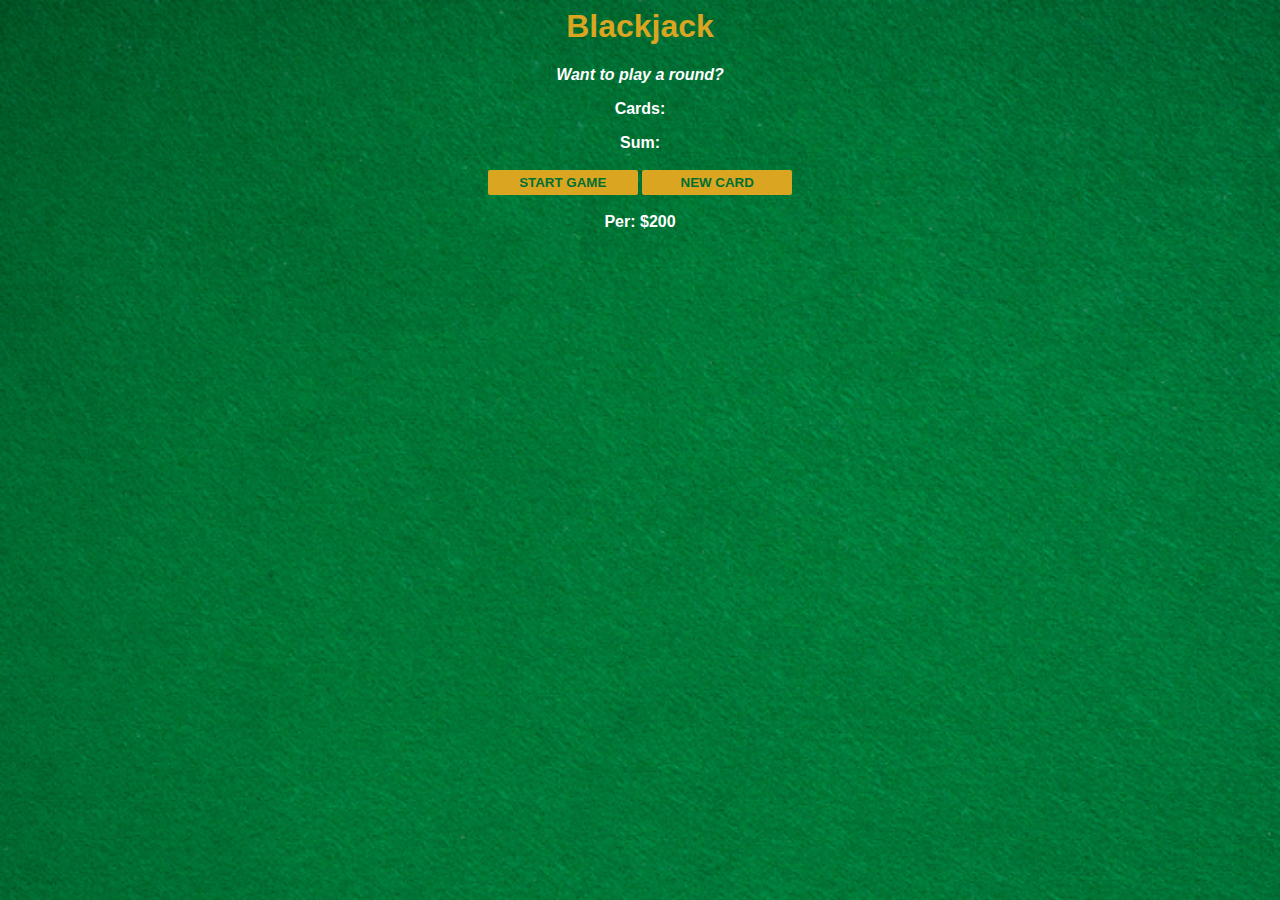
<file: JS1/BlackJack/index.html>
<html>
    <head>
        <link rel="stylesheet" href="index.css">
    </head>
    <body>
        <h1>Blackjack</h1>
        <p id="message-el">Want to play a round?</p>
        <p id="cards-el">Cards:</p>
        <p id="sum-el">Sum:</p>
        <button onclick="startGame()">START GAME</button>
        <button onclick="newCard()">NEW CARD</button>
        <p id="player-el"></p>
        <script src="index.js"></script>
    </body>
</html>
</file>
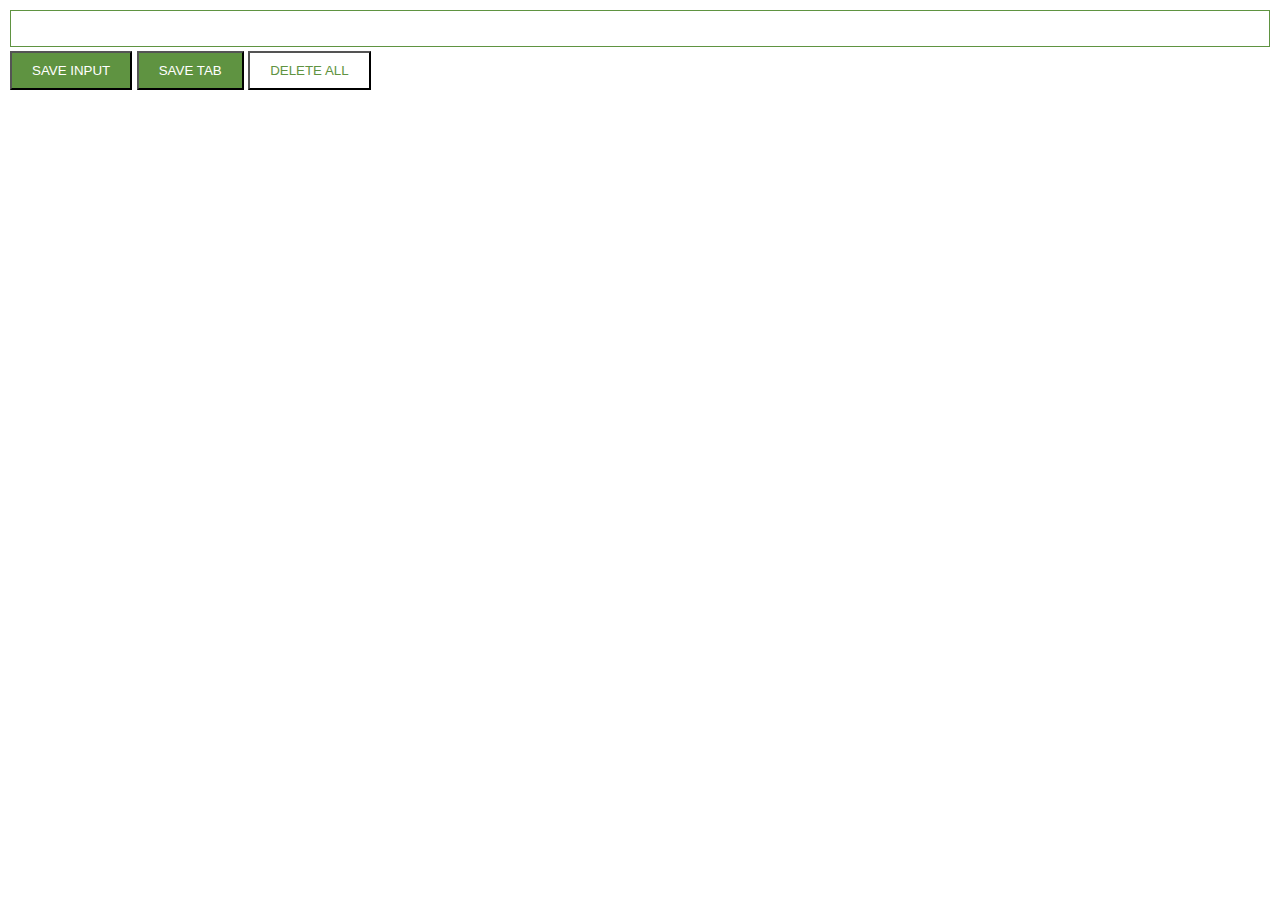
<file: JS1/ChromeExtension/index.html>
<html>
    <head>
        <link rel = "stylesheet" href = "index.css">
    </head>
    <body>
        <input type = "text" id = "input-el">
        <button id = "input-btn">SAVE INPUT</button>
        <button id = "tab-btn">SAVE TAB</button>
        <button id = "delete-btn">DELETE ALL</button>
        <ul id = "ul-el"></ul>
        <script src = "index.js"></script>
    </body>
</html>
</file>
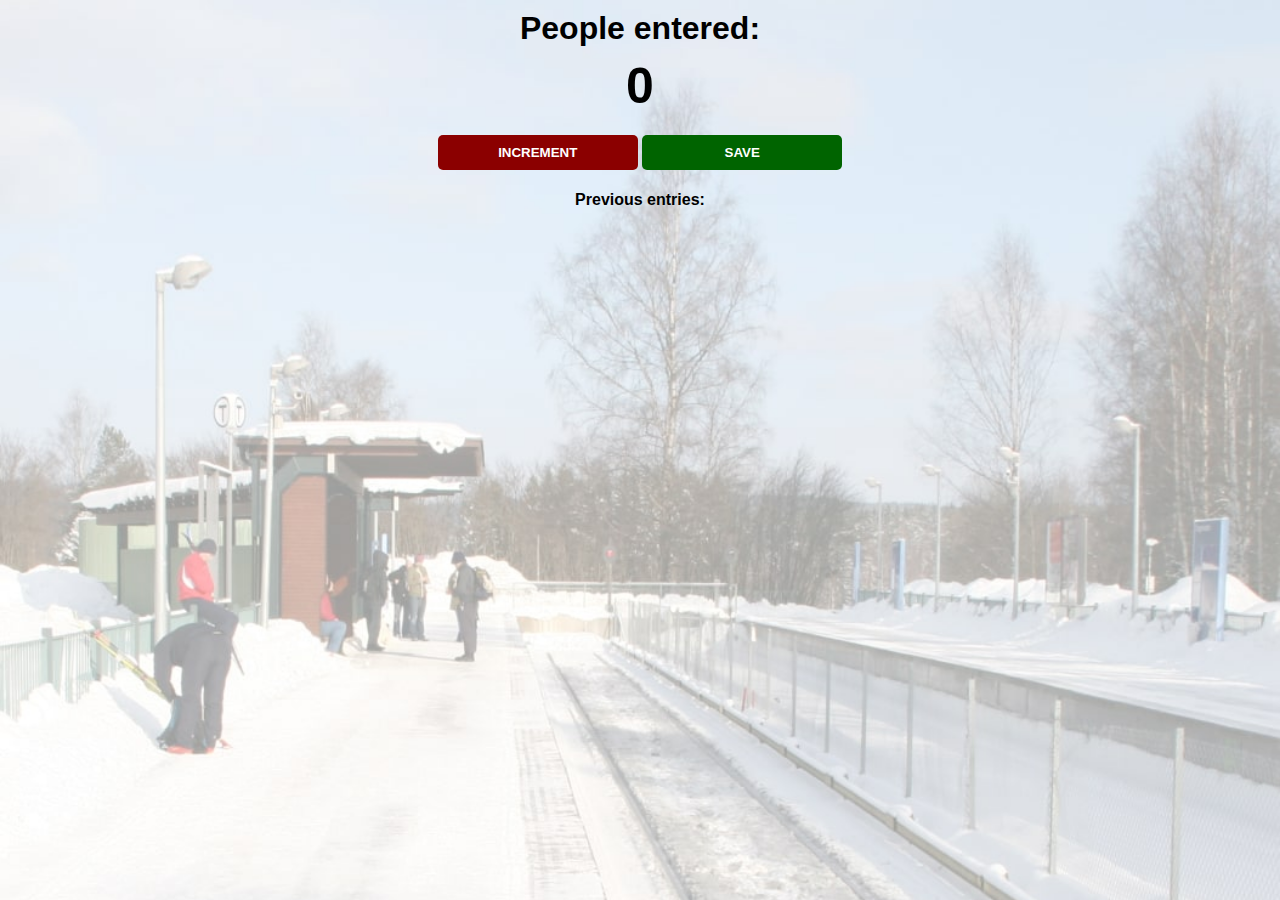
<file: JS1/PassengerCounter/index.html>
<html>
    <head>
        <link rel="stylesheet" href="index.css">
    </head>
    <body>
        <h1>People entered:</h1>
        <h2 id="count-el">0</h2>
        <button id="increment-btn" onclick="increment()">INCREMENT</button>
        <button id="save-btn" onclick="save()">SAVE</button>
        <p id="save-el">Previous entries: </p>
        <script src="index.js">
            
            
        </script>
    </body>
</html>
</file>
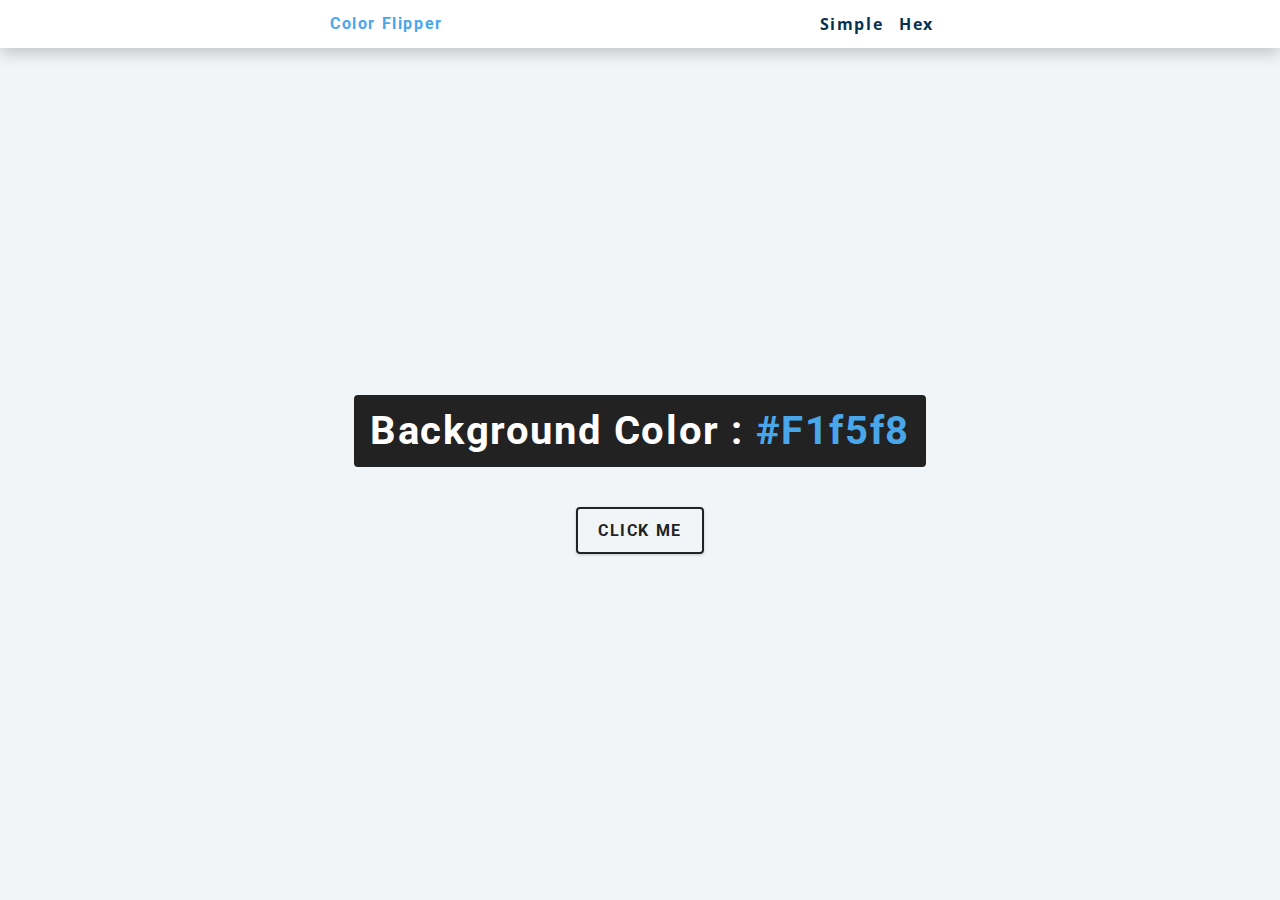
<file: JS2/ColorFlipper/index.html>
<html>
    <head>
        <meta charset = "UTF-8" />
        <meta name = "viewport" content = "width=device-width, initial-scale=1.0" />
        <title>Color Flipper || Simple</title>

        <link rel="stylesheet" href="style.css" />
    </head>
    <body>
        <!--<h1>color flipper</h1>-->
        <nav>
            <div class="nav-center">
                <h4>color flipper</h4>
                <ul class="nav-links">
                    <li>
                        <a href="index.html">simple</a>
                    </li>
                    <li>
                        <a href="hex.html">hex</a>
                    </li>
                </ul>
            </div>
        </nav>
        <main>
            <div class="container">
                <h2>background color : 
                    <span class="color">
                    #f1f5f8
                    </span>
                </h2>
                <button class="btn btn-hero" id="btn">click me</button>
            </div>
        </main>
        <script src="app.js"></script>
    </body>
</html>
</file>
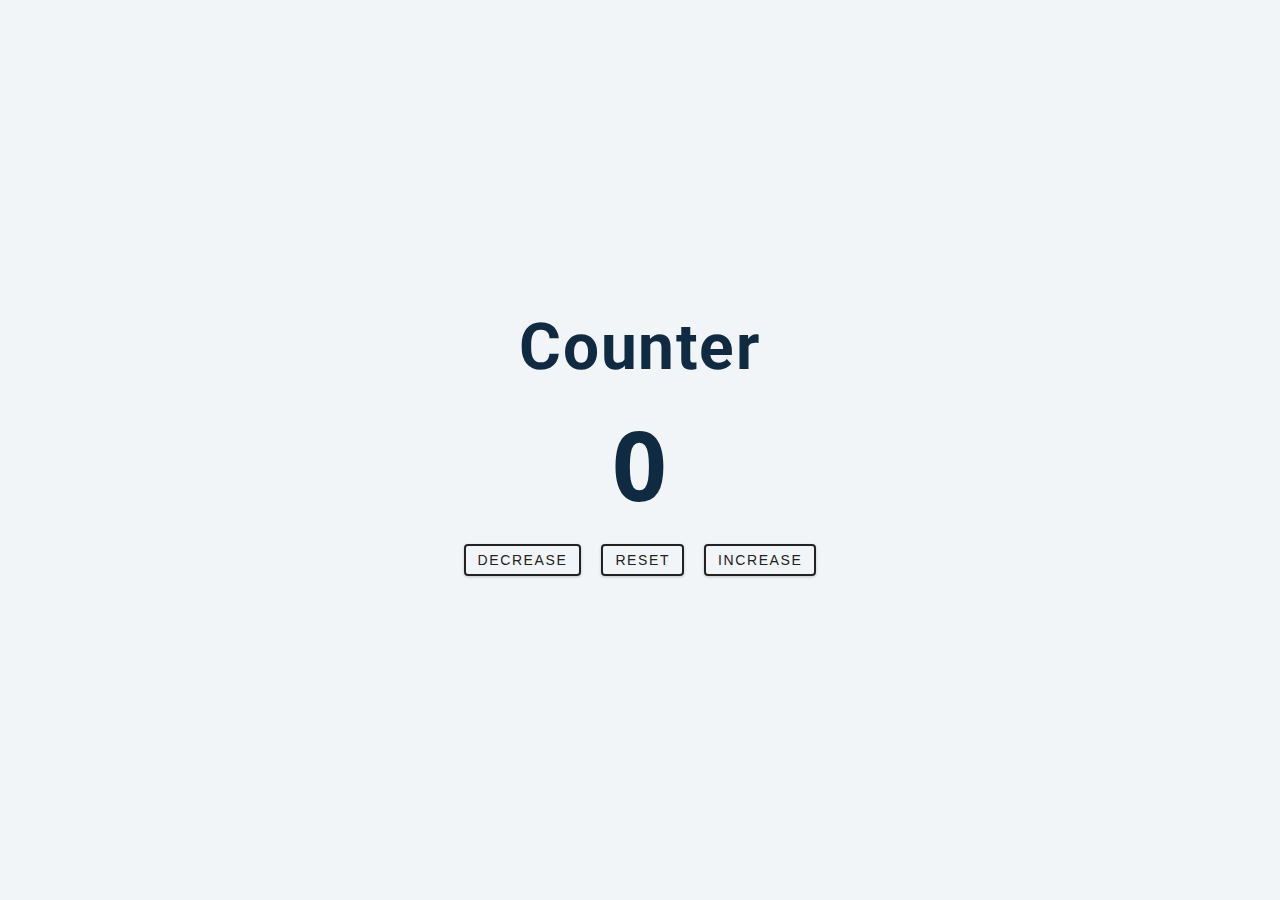
<file: JS2/Counter/index.html>
<!DOCTYPE html>
<html lang="en">
  <head>
    <meta charset="UTF-8" />
    <meta name="viewport" content="width=device-width, initial-scale=1.0" />
    <title>Counter</title>

    <!-- styles -->
    <link rel="stylesheet" href="styles.css" />
  </head>
  <body>
    <main>
        <div class="container">
            <h1>counter</h1>
            <span id="value">0</span>
            <div class="button-container">
                <button class="btn decrease">decrease</button>
                <button class="btn reset">reset</button>
                <button class="btn increase">increase</button>
            </div>
        </div>
    </main>
    <!-- javascript -->
    <script src="app.js"></script>
  </body>
</html>
</file>
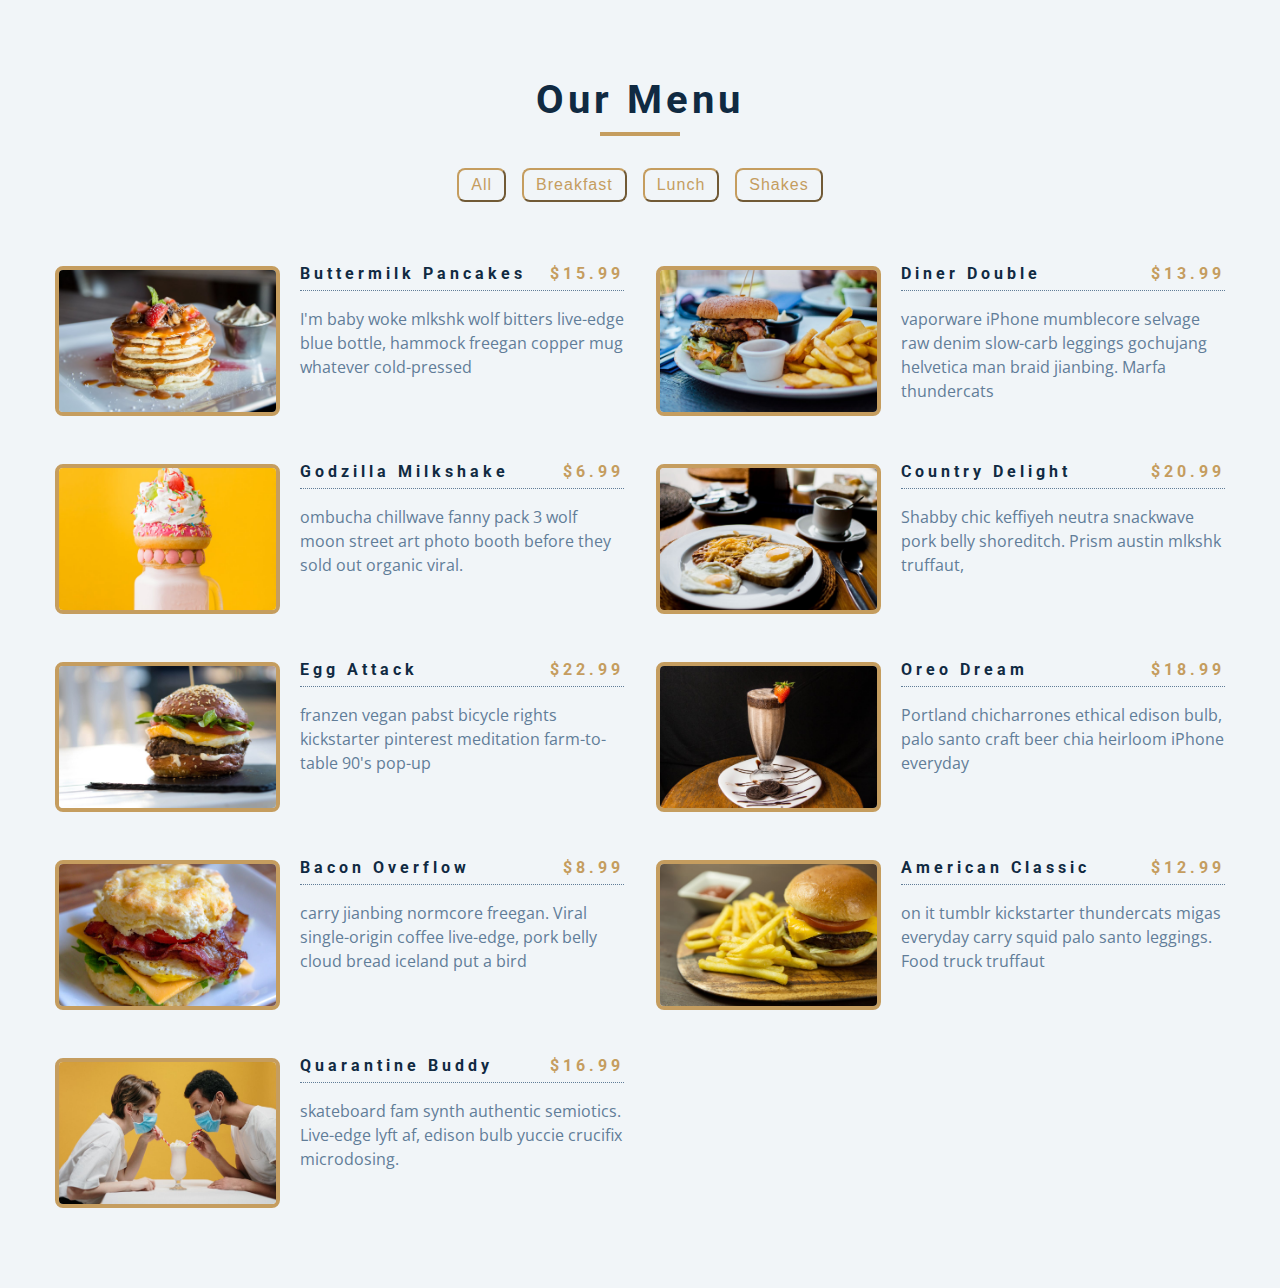
<file: JS2/Menu/index.html>
<!DOCTYPE html>
<html lang="en">
  <head>
    <meta charset="UTF-8" />
    <meta name="viewport" content="width=device-width, initial-scale=1.0" />
    <title>Starter</title>
    <!-- font-awesome -->
    <link
      rel="stylesheet"
      href="https://cdnjs.cloudflare.com/ajax/libs/font-awesome/5.14.0/css/all.min.css"
    />
    <!-- styles -->
    <link rel="stylesheet" href="styles.css" />
  </head>
  <body>
    <section class="menu">
        <div class="title">
            <h2>our menu</h2>
            <div class="underline"></div>
        </div>
        <!--filer button-->
        <div class="btn-container">
            <!--<button class="filter-btn" type="button" data-id="all">all</button>
            <button class="filter-btn" type="button" data-id="breakfast">breakfast</button>
            <button class="filter-btn" type="button" data-id="lunch">lunch</button>
            <button class="filter-btn" type="button" data-id="shakes">shakes</button>-->
        </div>
        <!--menu item-->
        <div class="section-center">
            <!--single item-->
            <article class="menu-item">
                <img src="menu-item.jpeg" class="photo" alt="menu item" />
                <div class="item-info">
                    <header>
                        <h4>buttermilk pancakes</h4>
                        <h4 class="price">$15</h4>
                    </header>
                    <p class="item-text">
                        weohfahoiahdgaihdgvadghanghvasihgaohgvao
                    </p>
                </div>
            </article>
            <!--end of single item-->
        </div>
    </section>
    <script src="app.js"></script>
  </body>
</html>
</file>
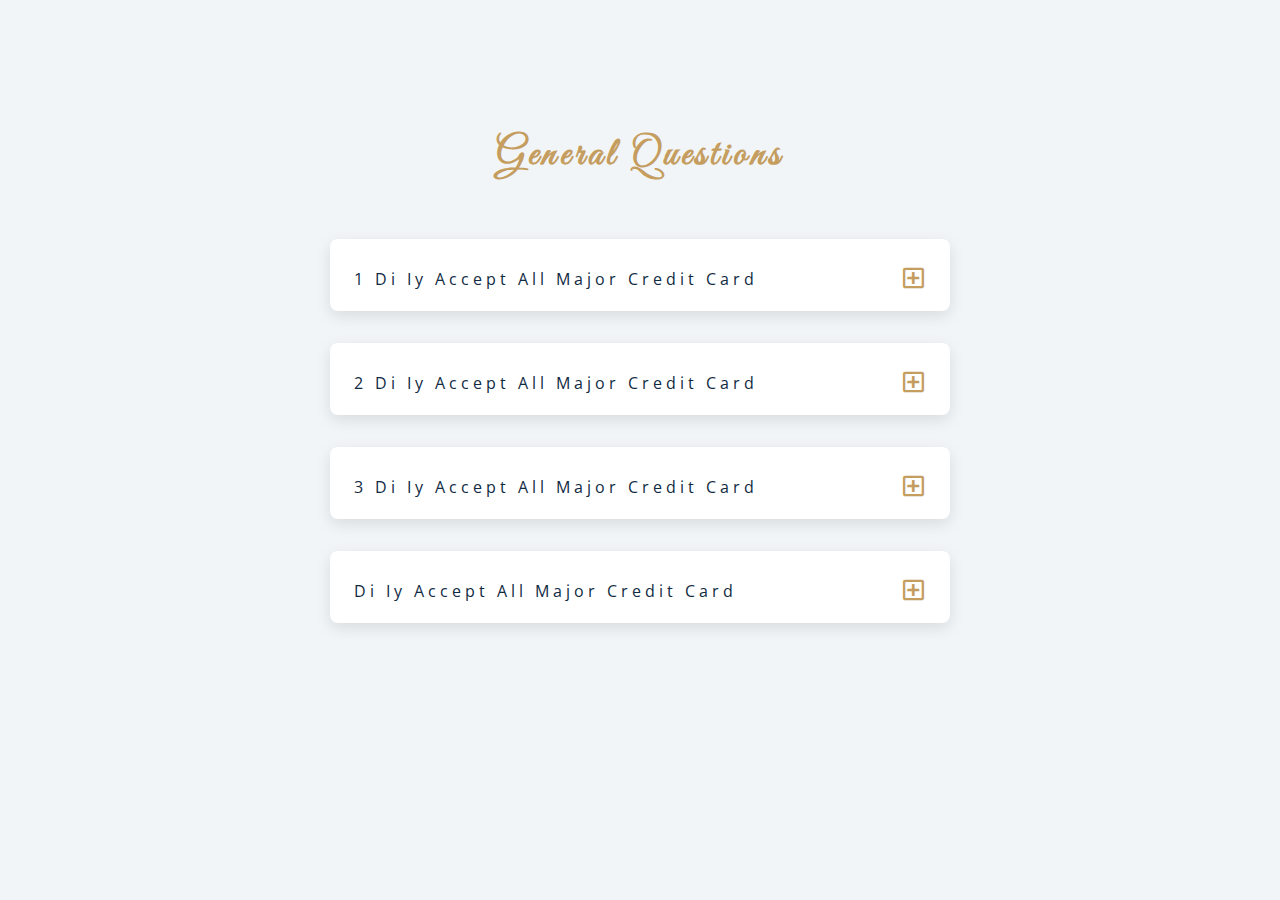
<file: JS2/Questions/index.html>
<!DOCTYPE html>
<html lang="en">
  <head>
    <meta charset="UTF-8" />
    <meta name="viewport" content="width=device-width, initial-scale=1.0" />
    <title>Q & A</title>
    <!-- font-awesome -->
    <link
      rel="stylesheet"
      href="https://cdnjs.cloudflare.com/ajax/libs/font-awesome/5.14.0/css/all.min.css"
    />
    <!-- extra fonts -->
    <link
      href="https://fonts.googleapis.com/css?family=Great+Vibes&display=swap"
      rel="stylesheet"
    />
    <!-- styles -->
    <link rel="stylesheet" href="styles.css" />
  </head>
  <body>
    <section class="questions">
        <div class="title">
            <h2>general questions</h2>
        </div>

        <div class="section-center">
            <!--first question-->
            <article class="question">
                <div class="question-title">
                    <p>1 di iy accept all  major credit card</p>
                        <button type="button" class="question-btn">
                        <span class="plus-icon">
                            <i class="far fa-plus-square"></i>
                        </span>
                        <span class="minus-icon">
                            <i class="far fa-minus-square"></i>
                        </span>
                    </button>
                </div>

                <div class="question-text">
                    <p>
                        1 werhworhwoerhwoi
                    </p>
                </div>

            </article>

            <!--second question-->
            <article class="question">
                <div class="question-title">
                    <p>2 di iy accept all  major credit card</p>
                        <button type="button" class="question-btn">
                        <span class="plus-icon">
                            <i class="far fa-plus-square"></i>
                        </span>
                        <span class="minus-icon">
                            <i class="far fa-minus-square"></i>
                        </span>
                    </button>
                </div>

                <div class="question-text">
                    <p>
                        2 werhworhwoerhwoi
                    </p>
                </div>

            </article>

<!--first question-->
            <article class="question">
                <div class="question-title">
                    <p>3 di iy accept all  major credit card</p>
                        <button type="button" class="question-btn">
                        <span class="plus-icon">
                            <i class="far fa-plus-square"></i>
                        </span>
                        <span class="minus-icon">
                            <i class="far fa-minus-square"></i>
                        </span>
                    </button>
                </div>

                <div class="question-text">
                    <p>
                        3 werhworhwoerhwoi
                    </p>
                </div>

            </article>

            <!--third question-->
            <article class="question">
                <div class="question-title">
                    <p>di iy accept all  major credit card</p>
                        <button type="button" class="question-btn">
                        <span class="plus-icon">
                            <i class="far fa-plus-square"></i>
                        </span>
                        <span class="minus-icon">
                            <i class="far fa-minus-square"></i>
                        </span>
                    </button>
                </div>

                <div class="question-text">
                    <p>
                        werhworhwoerhwoi
                    </p>
                </div>

            </article>

        </div>

    </section>
    <!-- javascript -->
    <script src="app.js"></script>
  </body>
</html>
</file>
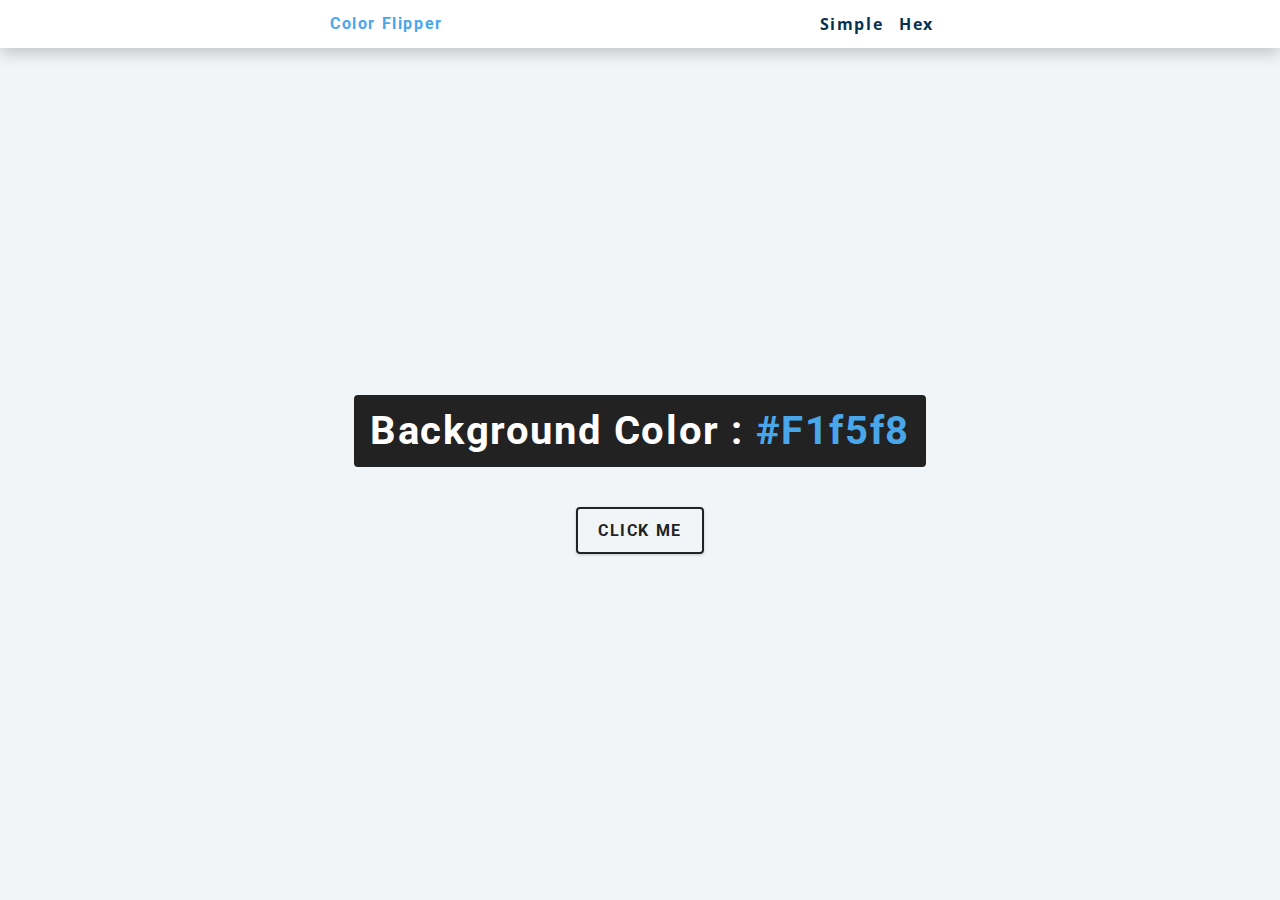
<file: JS2/ColorFlipper/hex.html>
<html>
    <head>
        <meta charset = "UTF-8" />
        <meta name = "viewport" content = "width=device-width, initial-scale=1.0" />
        <title>Color Flipper || Simple</title>

        <link rel="stylesheet" href="style.css" />
    </head>
    <body>
        <!--<h1>color flipper</h1>-->
        <nav>
            <div class="nav-center">
                <h4>color flipper</h4>
                <ul class="nav-links">
                    <li>
                        <a href="index.html">simple</a>
                    </li>
                    <li>
                        <a href="hex.html">hex</a>
                    </li>
                </ul>
            </div>
        </nav>
        <main>
            <div class="container">
                <h2>background color : 
                    <span class="color">
                    #f1f5f8
                    </span>
                </h2>
                <button class="btn btn-hero" id="btn">click me</button>
            </div>
        </main>
        <script src="hex.js"></script>
    </body>
</html>
</file>
<file: JS1/BlackJack/index.css>
body {
    font-family: 'Trebuchet MS', 'Lucida Sans Unicode', 'Lucida Grande', Arial, sans-serif;
    background-image: url("table.png");
    background-size: cover;
    font-weight: bold;
    color: white;
    text-align: center;
}

h1 {
    color: goldenrod;
}

#message-el {
    font-style: italic;
}

button {
    color: #016f32;
    width: 150px;
    background: goldenrod;
    padding-top: 5px;
    padding-bottom: 5px;
    font-weight: bold;
    border: none;
    border-radius: 2px;
    margin-bottom: 2px;
    margin-top: 2px;
}
</file>
<file: JS1/ChromeExtension/index.css>
body {
    margin : 0;
    padding : 10px;
    font-family: Arial, Helvetica, sans-serif;
    min-width: 400px;
}

input {
    width : 100%;
    padding: 10px;
    box-sizing: border-box;
    border:1px solid #5f9341;
    margin-bottom: 4px;
}

button {
    color:white;
    background-color: #5f9341;
    padding: 10px 20px;
    border: 1px soild #5f9341;
    /*padding-left: 20px;
    padding-right: 20px;
    padding-bottom: 10px;
    padding-top: 10px;*/
}

#delete-btn {
    color: #5f9341;
    background-color: white;
}

ul {
    margin-top: 20px;
    list-style: none;
    padding-left: 0;
}

li {
    margin-top: 5px;
}

li a {
    color: #5f9341;
}
</file>
<file: JS1/PassengerCounter/index.css>
body {
    background-image: url("station.jpg");
    background-size: cover;
    font-family: -apple-system, BlinkMacSystemFont, 'Segoe UI', Roboto, Oxygen, Ubuntu, Cantarell, 'Open Sans', 'Helvetica Neue', sans-serif;
    font-weight: bold;
    text-align: center;
}

h1 {
    margin-top: 10px;
    margin-bottom: 10px;
}

h2 {
    font-size: 50px;
    margin-top: 0;
    margin-bottom: 20px;
}

button {
    border: none;
    padding-top: 10px;
    padding-bottom: 10px;
    color: white;
    font-weight: bold;
    width: 200px;
    margin-bottom: 5px;
    border-radius: 5px;
}

#increment-btn {
    background: darkred;
}

#save-btn {
    background: darkgreen;
}
</file>
<file: JS2/ColorFlipper/style.css>
/*
=============== 
Fonts
===============
*/
@import url("https://fonts.googleapis.com/css?family=Open+Sans|Roboto:400,700&display=swap");

/*
=============== 
Variables
===============
*/

:root {
  /* dark shades of primary color*/
  --clr-primary-1: hsl(205, 86%, 17%);
  --clr-primary-2: hsl(205, 77%, 27%);
  --clr-primary-3: hsl(205, 72%, 37%);
  --clr-primary-4: hsl(205, 63%, 48%);
  /* primary/main color */
  --clr-primary-5: hsl(205, 78%, 60%);
  /* lighter shades of primary color */
  --clr-primary-6: hsl(205, 89%, 70%);
  --clr-primary-7: hsl(205, 90%, 76%);
  --clr-primary-8: hsl(205, 86%, 81%);
  --clr-primary-9: hsl(205, 90%, 88%);
  --clr-primary-10: hsl(205, 100%, 96%);
  /* darkest grey - used for headings */
  --clr-grey-1: hsl(209, 61%, 16%);
  --clr-grey-2: hsl(211, 39%, 23%);
  --clr-grey-3: hsl(209, 34%, 30%);
  --clr-grey-4: hsl(209, 28%, 39%);
  /* grey used for paragraphs */
  --clr-grey-5: hsl(210, 22%, 49%);
  --clr-grey-6: hsl(209, 23%, 60%);
  --clr-grey-7: hsl(211, 27%, 70%);
  --clr-grey-8: hsl(210, 31%, 80%);
  --clr-grey-9: hsl(212, 33%, 89%);
  --clr-grey-10: hsl(210, 36%, 96%);
  --clr-white: #fff;
  --clr-red-dark: hsl(360, 67%, 44%);
  --clr-red-light: hsl(360, 71%, 66%);
  --clr-green-dark: hsl(125, 67%, 44%);
  --clr-green-light: hsl(125, 71%, 66%);
  --clr-black: #222;
  --ff-primary: "Roboto", sans-serif;
  --ff-secondary: "Open Sans", sans-serif;
  --transition: all 0.3s linear;
  --spacing: 0.1rem;
  --radius: 0.25rem;
  --light-shadow: 0 5px 15px rgba(0, 0, 0, 0.1);
  --dark-shadow: 0 5px 15px rgba(0, 0, 0, 0.2);
  --max-width: 1170px;
  --fixed-width: 620px;
}
/*
=============== 
Global Styles
===============
*/

*,
::after,
::before {
  margin: 0;
  padding: 0;
  box-sizing: border-box;
}
body {
  font-family: var(--ff-secondary);
  background: var(--clr-grey-10);
  color: var(--clr-grey-1);
  line-height: 1.5;
  font-size: 0.875rem;
}
ul {
  list-style-type: none;
}
a {
  text-decoration: none;
}
h1,
h2,
h3,
h4 {
  letter-spacing: var(--spacing);
  text-transform: capitalize;
  line-height: 1.25;
  margin-bottom: 0.75rem;
  font-family: var(--ff-primary);
}
h1 {
  font-size: 3rem;
}
h2 {
  font-size: 2rem;
}
h3 {
  font-size: 1.25rem;
}
h4 {
  font-size: 0.875rem;
}
p {
  margin-bottom: 1.25rem;
  color: var(--clr-grey-5);
}
@media screen and (min-width: 800px) {
  h1 {
    font-size: 4rem;
  }
  h2 {
    font-size: 2.5rem;
  }
  h3 {
    font-size: 1.75rem;
  }
  h4 {
    font-size: 1rem;
  }
  body {
    font-size: 1rem;
  }
  h1,
  h2,
  h3,
  h4 {
    line-height: 1;
  }
}
/*  global classes */

/* section */
.section {
  padding: 5rem 0;
}

.section-center {
  width: 90vw;
  margin: 0 auto;
  max-width: 1170px;
}
@media screen and (min-width: 992px) {
  .section-center {
    width: 95vw;
  }
}
main {
  min-height: 100vh;
  display: grid;
  place-items: center;
}

/*
=============== 
Nav
===============
*/
nav {
  background: var(--clr-white);
  height: 3rem;
  display: grid;
  align-items: center;
  box-shadow: var(--dark-shadow);
}
.nav-center {
  width: 90vw;
  max-width: var(--fixed-width);
  margin: 0 auto;
  display: flex;
  align-items: center;
  justify-content: space-between;
}
.nav-center h4 {
  margin-bottom: 0;
  color: var(--clr-primary-5);
}
.nav-links {
  display: flex;
}
nav a {
  text-transform: capitalize;
  font-weight: 700;
  font-size: 1rem;
  color: var(--clr-primary-1);
  letter-spacing: var(--spacing);
  margin-right: 1rem;
}
nav a:hover {
  color: var(--clr-primary-5);
}
/*
=============== 
Container
===============
*/
main {
  min-height: calc(100vh - 3rem);
  display: grid;
  place-items: center;
}
.container {
  text-align: center;
}
.container h2 {
  background: var(--clr-black);
  color: var(--clr-white);
  padding: 1rem;
  border-radius: var(--radius);
  margin-bottom: 2.5rem;
}
.color {
  color: var(--clr-primary-5);
}
.btn-hero {
  font-family: var(--ff-primary);
  text-transform: uppercase;
  background: transparent;
  color: var(--clr-black);
  letter-spacing: var(--spacing);
  display: inline-block;
  font-weight: 700;
  transition: var(--transition);
  border: 2px solid var(--clr-black);
  cursor: pointer;
  box-shadow: 0 1px 3px rgba(0, 0, 0, 0.2);
  border-radius: var(--radius);
  font-size: 1rem;
  padding: 0.75rem 1.25rem;
}
.btn-hero:hover {
  color: var(--clr-white);
  background: var(--clr-black);
}
</file>
<file: JS2/Counter/styles.css>
/*
=============== 
Fonts
===============
*/
@import url("https://fonts.googleapis.com/css?family=Open+Sans|Roboto:400,700&display=swap");

/*
=============== 
Variables
===============
*/

:root {
  /* dark shades of primary color*/
  --clr-primary-1: hsl(205, 86%, 17%);
  --clr-primary-2: hsl(205, 77%, 27%);
  --clr-primary-3: hsl(205, 72%, 37%);
  --clr-primary-4: hsl(205, 63%, 48%);
  /* primary/main color */
  --clr-primary-5: hsl(205, 78%, 60%);
  /* lighter shades of primary color */
  --clr-primary-6: hsl(205, 89%, 70%);
  --clr-primary-7: hsl(205, 90%, 76%);
  --clr-primary-8: hsl(205, 86%, 81%);
  --clr-primary-9: hsl(205, 90%, 88%);
  --clr-primary-10: hsl(205, 100%, 96%);
  /* darkest grey - used for headings */
  --clr-grey-1: hsl(209, 61%, 16%);
  --clr-grey-2: hsl(211, 39%, 23%);
  --clr-grey-3: hsl(209, 34%, 30%);
  --clr-grey-4: hsl(209, 28%, 39%);
  /* grey used for paragraphs */
  --clr-grey-5: hsl(210, 22%, 49%);
  --clr-grey-6: hsl(209, 23%, 60%);
  --clr-grey-7: hsl(211, 27%, 70%);
  --clr-grey-8: hsl(210, 31%, 80%);
  --clr-grey-9: hsl(212, 33%, 89%);
  --clr-grey-10: hsl(210, 36%, 96%);
  --clr-white: #fff;
  --clr-red-dark: hsl(360, 67%, 44%);
  --clr-red-light: hsl(360, 71%, 66%);
  --clr-green-dark: hsl(125, 67%, 44%);
  --clr-green-light: hsl(125, 71%, 66%);
  --clr-black: #222;
  --ff-primary: "Roboto", sans-serif;
  --ff-secondary: "Open Sans", sans-serif;
  --transition: all 0.3s linear;
  --spacing: 0.1rem;
  --radius: 0.25rem;
  --light-shadow: 0 5px 15px rgba(0, 0, 0, 0.1);
  --dark-shadow: 0 5px 15px rgba(0, 0, 0, 0.2);
  --max-width: 1170px;
  --fixed-width: 620px;
}
/*
=============== 
Global Styles
===============
*/

*,
::after,
::before {
  margin: 0;
  padding: 0;
  box-sizing: border-box;
}
body {
  font-family: var(--ff-secondary);
  background: var(--clr-grey-10);
  color: var(--clr-grey-1);
  line-height: 1.5;
  font-size: 0.875rem;
}
ul {
  list-style-type: none;
}
a {
  text-decoration: none;
}
h1,
h2,
h3,
h4 {
  letter-spacing: var(--spacing);
  text-transform: capitalize;
  line-height: 1.25;
  margin-bottom: 0.75rem;
  font-family: var(--ff-primary);
}
h1 {
  font-size: 3rem;
}
h2 {
  font-size: 2rem;
}
h3 {
  font-size: 1.25rem;
}
h4 {
  font-size: 0.875rem;
}
p {
  margin-bottom: 1.25rem;
  color: var(--clr-grey-5);
}
@media screen and (min-width: 800px) {
  h1 {
    font-size: 4rem;
  }
  h2 {
    font-size: 2.5rem;
  }
  h3 {
    font-size: 1.75rem;
  }
  h4 {
    font-size: 1rem;
  }
  body {
    font-size: 1rem;
  }
  h1,
  h2,
  h3,
  h4 {
    line-height: 1;
  }
}
/*  global classes */

/* section */
.section {
  padding: 5rem 0;
}

.section-center {
  width: 90vw;
  margin: 0 auto;
  max-width: 1170px;
}
@media screen and (min-width: 992px) {
  .section-center {
    width: 95vw;
  }
}
main {
  min-height: 100vh;
  display: grid;
  place-items: center;
}

/*
=============== 
Counter
===============
*/

main {
  min-height: 100vh;
  display: grid;
  place-items: center;
}
.container {
  text-align: center;
}
#value {
  font-size: 6rem;
  font-weight: bold;
}
.btn {
  text-transform: uppercase;
  background: transparent;
  color: var(--clr-black);
  padding: 0.375rem 0.75rem;
  letter-spacing: var(--spacing);
  display: inline-block;
  transition: var(--transition);
  font-size: 0.875rem;
  border: 2px solid var(--clr-black);
  cursor: pointer;
  box-shadow: 0 1px 3px rgba(0, 0, 0, 0.2);
  border-radius: var(--radius);
  margin: 0.5rem;
}
.btn:hover {
  color: var(--clr-white);
  background: var(--clr-black);
}
</file>
<file: JS2/Menu/styles.css>
/*
=============== 
Fonts
===============
*/
@import url("https://fonts.googleapis.com/css?family=Open+Sans|Roboto:400,700&display=swap");

/*
=============== 
Variables
===============
*/

:root {
  /* dark shades of primary color*/
  --clr-primary-1: hsl(205, 86%, 17%);
  --clr-primary-2: hsl(205, 77%, 27%);
  --clr-primary-3: hsl(205, 72%, 37%);
  --clr-primary-4: hsl(205, 63%, 48%);
  /* primary/main color */
  --clr-primary-5: #49a6e9;
  /* lighter shades of primary color */
  --clr-primary-6: hsl(205, 89%, 70%);
  --clr-primary-7: hsl(205, 90%, 76%);
  --clr-primary-8: hsl(205, 86%, 81%);
  --clr-primary-9: hsl(205, 90%, 88%);
  --clr-primary-10: hsl(205, 100%, 96%);
  /* darkest grey - used for headings */
  --clr-grey-1: hsl(209, 61%, 16%);
  --clr-grey-2: hsl(211, 39%, 23%);
  --clr-grey-3: hsl(209, 34%, 30%);
  --clr-grey-4: hsl(209, 28%, 39%);
  /* grey used for paragraphs */
  --clr-grey-5: hsl(210, 22%, 49%);
  --clr-grey-6: hsl(209, 23%, 60%);
  --clr-grey-7: hsl(211, 27%, 70%);
  --clr-grey-8: hsl(210, 31%, 80%);
  --clr-grey-9: hsl(212, 33%, 89%);
  --clr-grey-10: hsl(210, 36%, 96%);
  --clr-white: #fff;
  --clr-red-dark: hsl(360, 67%, 44%);
  --clr-red-light: hsl(360, 71%, 66%);
  --clr-green-dark: hsl(125, 67%, 44%);
  --clr-green-light: hsl(125, 71%, 66%);
  --clr-gold: #c59d5f;
  --clr-black: #222;
  --ff-primary: "Roboto", sans-serif;
  --ff-secondary: "Open Sans", sans-serif;
  --transition: all 0.3s linear;
  --spacing: 0.25rem;
  --radius: 0.5rem;
  --light-shadow: 0 5px 15px rgba(0, 0, 0, 0.1);
  --dark-shadow: 0 5px 15px rgba(0, 0, 0, 0.2);
  --max-width: 1170px;
  --fixed-width: 620px;
}
/*
=============== 
Global Styles
===============
*/

*,
::after,
::before {
  margin: 0;
  padding: 0;
  box-sizing: border-box;
}
body {
  font-family: var(--ff-secondary);
  background: var(--clr-grey-10);
  color: var(--clr-grey-1);
  line-height: 1.5;
  font-size: 0.875rem;
}
ul {
  list-style-type: none;
}
a {
  text-decoration: none;
}
img:not(.logo) {
  width: 100%;
}
img {
  display: block;
}

h1,
h2,
h3,
h4 {
  letter-spacing: var(--spacing);
  text-transform: capitalize;
  line-height: 1.25;
  margin-bottom: 0.75rem;
  font-family: var(--ff-primary);
}
h1 {
  font-size: 3rem;
}
h2 {
  font-size: 2rem;
}
h3 {
  font-size: 1.25rem;
}
h4 {
  font-size: 0.875rem;
}
p {
  margin-bottom: 1.25rem;
  color: var(--clr-grey-5);
}
@media screen and (min-width: 800px) {
  h1 {
    font-size: 4rem;
  }
  h2 {
    font-size: 2.5rem;
  }
  h3 {
    font-size: 1.75rem;
  }
  h4 {
    font-size: 1rem;
  }
  body {
    font-size: 1rem;
  }
  h1,
  h2,
  h3,
  h4 {
    line-height: 1;
  }
}
/*  global classes */

.btn {
  text-transform: uppercase;
  background: transparent;
  color: var(--clr-black);
  padding: 0.375rem 0.75rem;
  letter-spacing: var(--spacing);
  display: inline-block;
  transition: var(--transition);
  font-size: 0.875rem;
  border: 2px solid var(--clr-black);
  cursor: pointer;
  box-shadow: 0 1px 3px rgba(0, 0, 0, 0.2);
  border-radius: var(--radius);
}
.btn:hover {
  color: var(--clr-white);
  background: var(--clr-black);
}
/* section */
.section {
  padding: 5rem 0;
}

main {
  min-height: 100vh;
  display: grid;
  place-items: center;
}
/*
=============== 
Menu
===============
*/

.menu {
  padding: 5rem 0;
}
.title {
  text-align: center;
  margin-bottom: 2rem;
}
.underline {
  width: 5rem;
  height: 0.25rem;
  background: var(--clr-gold);
  margin-left: auto;
  margin-right: auto;
}
.btn-container {
  margin-bottom: 4rem;
  display: flex;
  justify-content: center;
}
.filter-btn {
  background: transparent;
  border-color: var(--clr-gold);
  font-size: 1rem;
  text-transform: capitalize;
  margin: 0 0.5rem;
  letter-spacing: 1px;
  border-radius: var(--radius);
  padding: 0.375rem 0.75rem;
  color: var(--clr-gold);
  cursor: pointer;
  transition: var(--transition);
}
.filter-btn:hover {
  background: var(--clr-gold);
  color: var(--clr-white);
}
.section-center {
  width: 90vw;
  margin: 0 auto;
  max-width: 1170px;
  display: grid;
  gap: 3rem 2rem;
  justify-items: center;
}
.menu-item {
  display: grid;
  gap: 1rem 2rem;
  max-width: 25rem;
}
.photo {
  object-fit: cover;
  height: 200px;
  border: 0.25rem solid var(--clr-gold);
  border-radius: var(--radius);
}
.item-info header {
  display: flex;
  justify-content: space-between;
  border-bottom: 0.5px dotted var(--clr-grey-5);
}
.item-info h4 {
  margin-bottom: 0.5rem;
}
.price {
  color: var(--clr-gold);
}
.item-text {
  margin-bottom: 0;
  padding-top: 1rem;
}

@media screen and (min-width: 768px) {
  .menu-item {
    grid-template-columns: 225px 1fr;
    gap: 0 1.25rem;
    max-width: 40rem;
  }
  .photo {
    height: 175px;
  }
}
@media screen and (min-width: 1200px) {
  .section-center {
    width: 95vw;
    grid-template-columns: 1fr 1fr;
  }
  .photo {
    height: 150px;
  }
}
</file>
<file: JS2/Questions/styles.css>
/*
=============== 
Fonts
===============
*/
@import url("https://fonts.googleapis.com/css?family=Open+Sans|Roboto:400,700&display=swap");

/*
=============== 
Variables
===============
*/

:root {
  /* dark shades of primary color*/
  --clr-primary-1: hsl(205, 86%, 17%);
  --clr-primary-2: hsl(205, 77%, 27%);
  --clr-primary-3: hsl(205, 72%, 37%);
  --clr-primary-4: hsl(205, 63%, 48%);
  /* primary/main color */
  --clr-primary-5: #49a6e9;
  /* lighter shades of primary color */
  --clr-primary-6: hsl(205, 89%, 70%);
  --clr-primary-7: hsl(205, 90%, 76%);
  --clr-primary-8: hsl(205, 86%, 81%);
  --clr-primary-9: hsl(205, 90%, 88%);
  --clr-primary-10: hsl(205, 100%, 96%);
  /* darkest grey - used for headings */
  --clr-grey-1: hsl(209, 61%, 16%);
  --clr-grey-2: hsl(211, 39%, 23%);
  --clr-grey-3: hsl(209, 34%, 30%);
  --clr-grey-4: hsl(209, 28%, 39%);
  /* grey used for paragraphs */
  --clr-grey-5: hsl(210, 22%, 49%);
  --clr-grey-6: hsl(209, 23%, 60%);
  --clr-grey-7: hsl(211, 27%, 70%);
  --clr-grey-8: hsl(210, 31%, 80%);
  --clr-grey-9: hsl(212, 33%, 89%);
  --clr-grey-10: hsl(210, 36%, 96%);
  --clr-white: #fff;
  --clr-red-dark: hsl(360, 67%, 44%);
  --clr-red-light: hsl(360, 71%, 66%);
  --clr-green-dark: hsl(125, 67%, 44%);
  --clr-green-light: hsl(125, 71%, 66%);
  --clr-gold: #c59d5f;
  --clr-black: #222;
  --ff-primary: "Roboto", sans-serif;
  --ff-secondary: "Open Sans", sans-serif;
  --transition: all 0.3s linear;
  --spacing: 0.25rem;
  --radius: 0.5rem;
  --light-shadow: 0 5px 15px rgba(0, 0, 0, 0.1);
  --dark-shadow: 0 5px 15px rgba(0, 0, 0, 0.2);
  --max-width: 1170px;
  --fixed-width: 620px;
}
/*
=============== 
Global Styles
===============
*/

*,
::after,
::before {
  margin: 0;
  padding: 0;
  box-sizing: border-box;
}
body {
  font-family: var(--ff-secondary);
  background: var(--clr-grey-10);
  color: var(--clr-grey-1);
  line-height: 1.5;
  font-size: 0.875rem;
}
ul {
  list-style-type: none;
}
a {
  text-decoration: none;
}
img:not(.logo) {
  width: 100%;
}
img {
  display: block;
}

h1,
h2,
h3,
h4 {
  letter-spacing: var(--spacing);
  text-transform: capitalize;
  line-height: 1.25;
  margin-bottom: 0.75rem;
  font-family: var(--ff-primary);
}
h1 {
  font-size: 3rem;
}
h2 {
  font-size: 2rem;
}
h3 {
  font-size: 1.25rem;
}
h4 {
  font-size: 0.875rem;
}
p {
  margin-bottom: 1.25rem;
  color: var(--clr-grey-5);
}
@media screen and (min-width: 800px) {
  h1 {
    font-size: 4rem;
  }
  h2 {
    font-size: 2.5rem;
  }
  h3 {
    font-size: 1.75rem;
  }
  h4 {
    font-size: 1rem;
  }
  body {
    font-size: 1rem;
  }
  h1,
  h2,
  h3,
  h4 {
    line-height: 1;
  }
}
/*  global classes */

.btn {
  text-transform: uppercase;
  background: transparent;
  color: var(--clr-black);
  padding: 0.375rem 0.75rem;
  letter-spacing: var(--spacing);
  display: inline-block;
  transition: var(--transition);
  font-size: 0.875rem;
  border: 2px solid var(--clr-black);
  cursor: pointer;
  box-shadow: 0 1px 3px rgba(0, 0, 0, 0.2);
  border-radius: var(--radius);
}
.btn:hover {
  color: var(--clr-white);
  background: var(--clr-black);
}
/* section */
.section {
  padding: 5rem 0;
}

.section-center {
  width: 90vw;
  margin: 0 auto;
  max-width: 1170px;
}
@media screen and (min-width: 992px) {
  .section-center {
    width: 95vw;
  }
}
main {
  min-height: 100vh;
  display: grid;
  place-items: center;
}
/*
=============== 
Questions
===============
*/
.title {
  margin-top: 15vh;
  margin-bottom: 4rem;
}
.title h2 {
  color: var(--clr-gold);
  font-family: "Great Vibes", cursive;
  text-align: center;
}
.section-center {
  max-width: var(--fixed-width);
}
.question {
  background: var(--clr-white);
  border-radius: var(--radius);
  box-shadow: var(--light-shadow);
  padding: 1.5rem 1.5rem 0 1.5rem;
  margin-bottom: 2rem;
}
.question-title {
  display: flex;
  justify-content: space-between;
  align-items: center;
  text-transform: capitalize;
  padding-bottom: 1rem;
}
.question-title p {
  margin-bottom: 0;
  letter-spacing: var(--spacing);
  color: var(--clr-grey-1);
}
.question-btn {
  font-size: 1.5rem;
  background: transparent;
  border-color: transparent;
  cursor: pointer;
  color: var(--clr-gold);
  transition: var(--transition);
}
.question-btn:hover {
  transform: rotate(90deg);
}
.question-text {
  padding: 1rem 0 1.5rem 0;
  border-top: 1px solid rgba(0, 0, 0, 0.2);
}
.question-text p {
  margin-bottom: 0;
}
/* hide text */
.question-text {
  display: none;
}
.show-text .question-text {
  display: block;
}
.minus-icon {
  display: none;
}
.show-text .minus-icon {
  display: inline;
}
.show-text .plus-icon {
  display: none;
}
</file>
